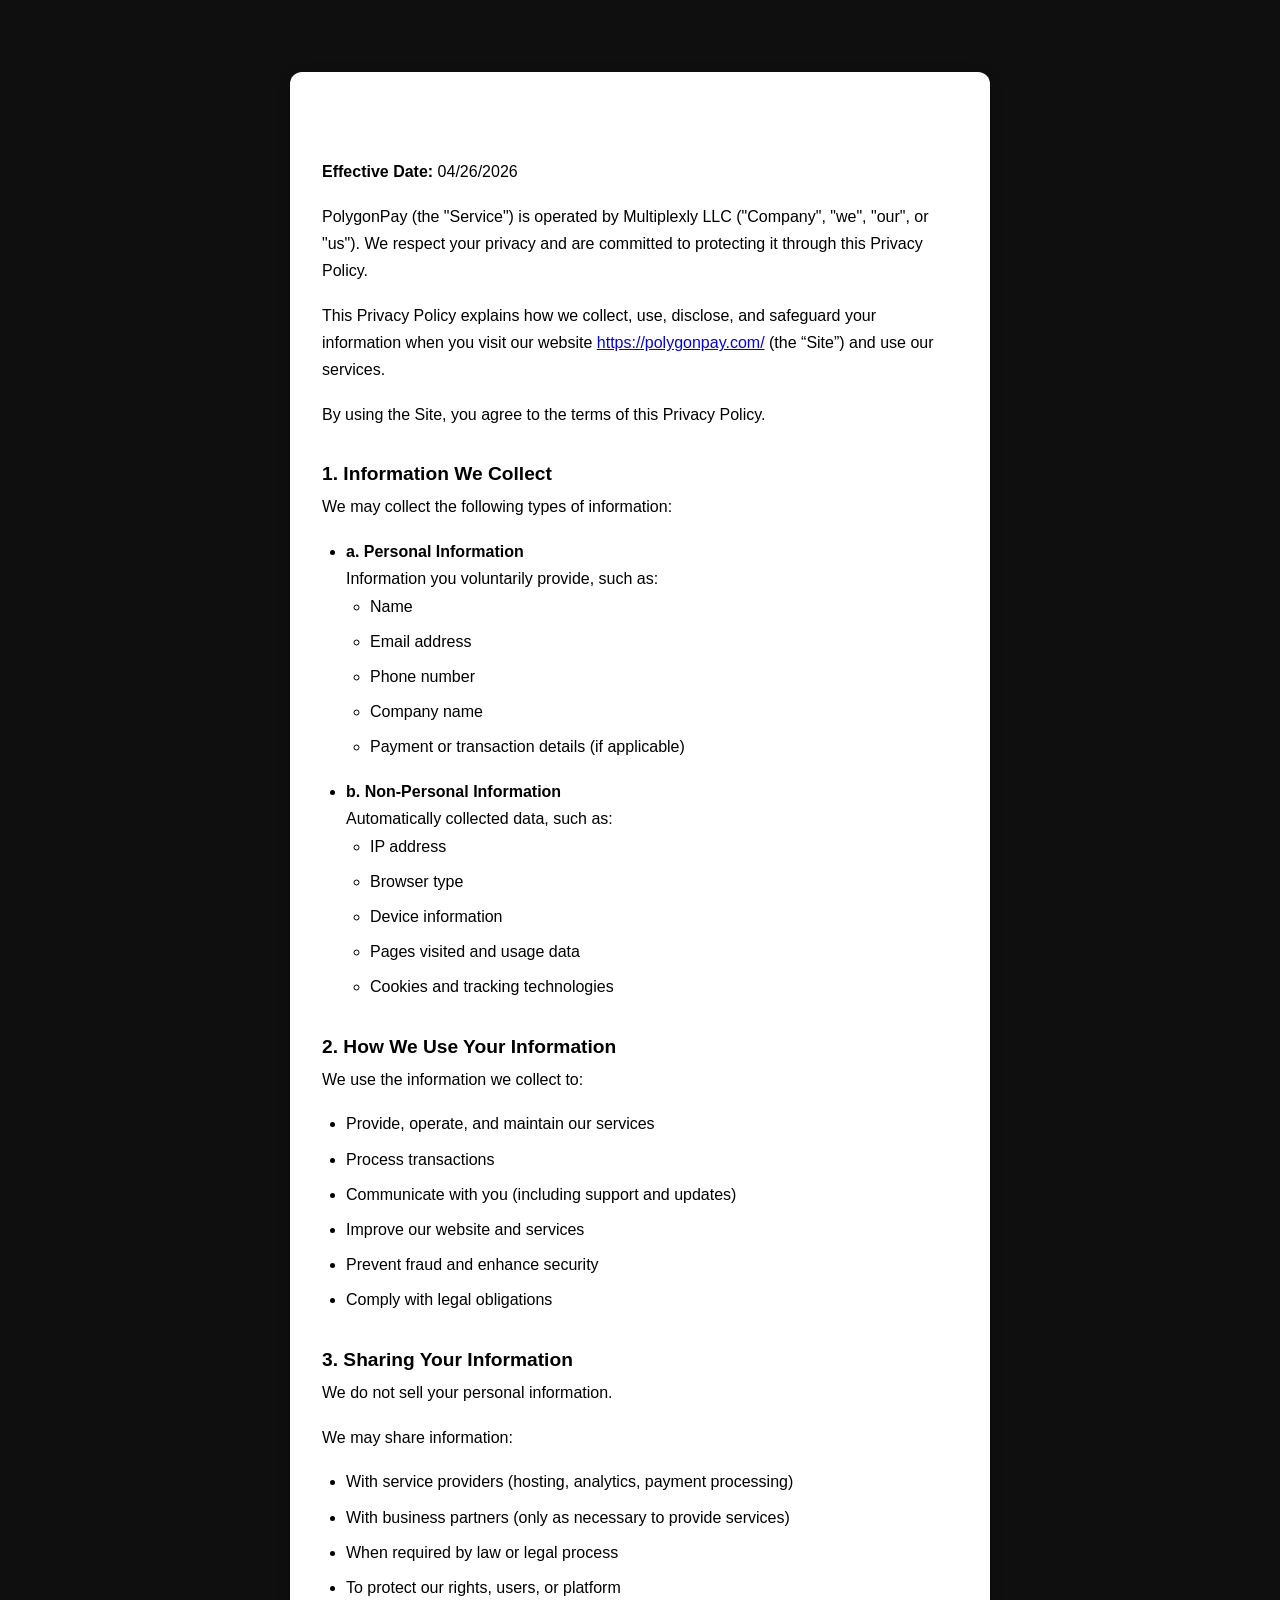
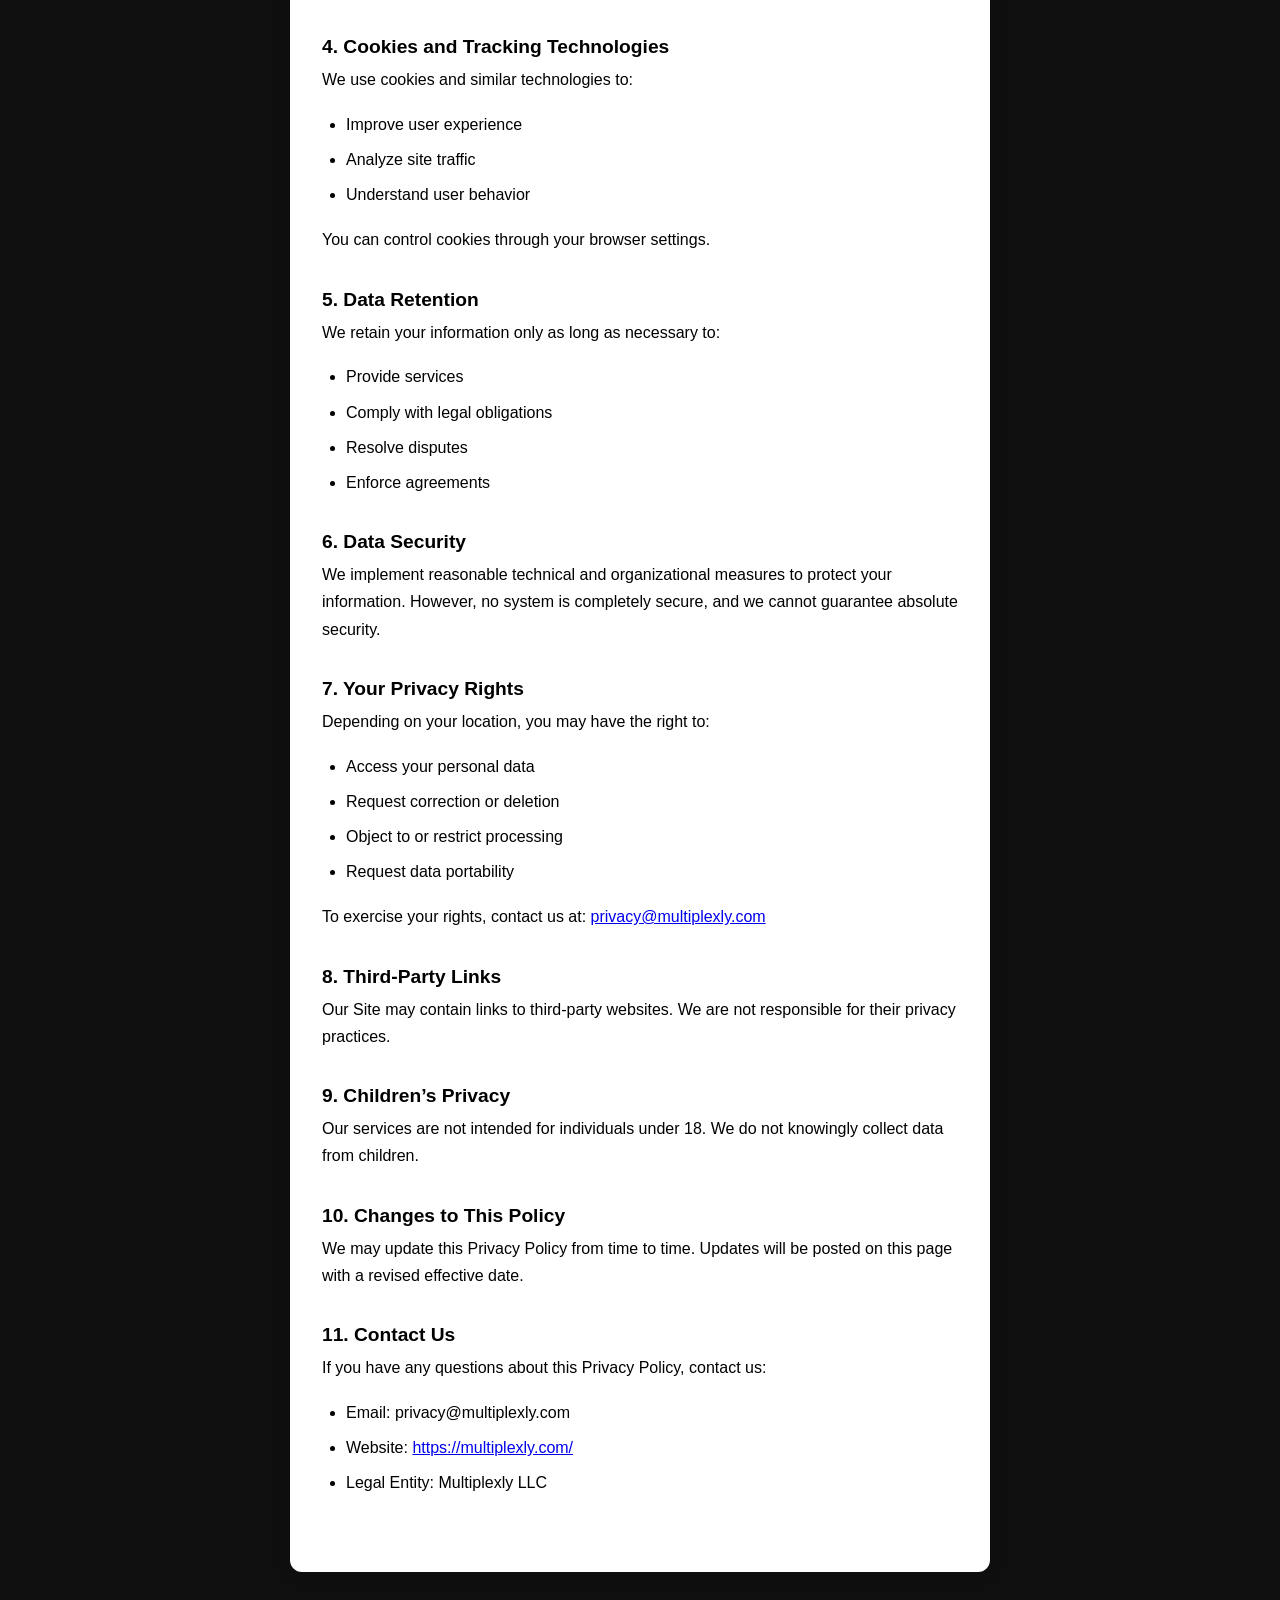
<file: public/privacy-policy.html>
<!DOCTYPE html>
<html lang="en">
<head>
  <meta charset="UTF-8">
  <meta name="viewport" content="width=device-width, initial-scale=1.0">
  <title>Privacy Policy — PolygonPay</title>
  <meta name="description" content="Privacy Policy for PolygonPay, a non-custodial Ethereum and Polygon wallet generator by Multiplexly LLC.">
  <link rel="stylesheet" href="styles.css">
  <style>
    .privacy-container { max-width: 700px; margin: 2.5rem auto; background: #fff; border-radius: 12px; box-shadow: 0 2px 16px #0001; padding: 2.5rem 2rem; color: #000; }
    .privacy-container h1 { font-size: 2.1rem; margin-bottom: 0.5rem; }
    .privacy-container h2 { font-size: 1.2rem; margin-top: 2rem; margin-bottom: 0.5rem; }
    .privacy-container p, .privacy-container ul { font-size: 1rem; line-height: 1.7; margin-bottom: 1.1rem; }
    .privacy-container ul { padding-left: 1.5rem; }
    .privacy-container li { margin-bottom: 0.5rem; }
    .privacy-section { margin-bottom: 2.2rem; }
    @media (max-width: 600px) { .privacy-container { padding: 1.2rem 0.5rem; } }
  </style>
</head>
<body>
  <div class="privacy-container">
    <h1>Privacy Policy</h1>
    <p><strong>Effective Date:</strong> 04/26/2026</p>
    <div class="privacy-section">
      <p>PolygonPay (the "Service") is operated by Multiplexly LLC ("Company", "we", "our", or "us"). We respect your privacy and are committed to protecting it through this Privacy Policy.</p>
      <p>This Privacy Policy explains how we collect, use, disclose, and safeguard your information when you visit our website <a href="https://polygonpay.com/" target="_blank" rel="noopener">https://polygonpay.com/</a> (the “Site”) and use our services.</p>
      <p>By using the Site, you agree to the terms of this Privacy Policy.</p>
    </div>
    <div class="privacy-section">
      <h2>1. Information We Collect</h2>
      <p>We may collect the following types of information:</p>
      <ul>
        <li><strong>a. Personal Information</strong><br>
          Information you voluntarily provide, such as:
          <ul>
            <li>Name</li>
            <li>Email address</li>
            <li>Phone number</li>
            <li>Company name</li>
            <li>Payment or transaction details (if applicable)</li>
          </ul>
        </li>
        <li><strong>b. Non-Personal Information</strong><br>
          Automatically collected data, such as:
          <ul>
            <li>IP address</li>
            <li>Browser type</li>
            <li>Device information</li>
            <li>Pages visited and usage data</li>
            <li>Cookies and tracking technologies</li>
          </ul>
        </li>
      </ul>
    </div>
    <div class="privacy-section">
      <h2>2. How We Use Your Information</h2>
      <p>We use the information we collect to:</p>
      <ul>
        <li>Provide, operate, and maintain our services</li>
        <li>Process transactions</li>
        <li>Communicate with you (including support and updates)</li>
        <li>Improve our website and services</li>
        <li>Prevent fraud and enhance security</li>
        <li>Comply with legal obligations</li>
      </ul>
    </div>
    <div class="privacy-section">
      <h2>3. Sharing Your Information</h2>
      <p>We do not sell your personal information.</p>
      <p>We may share information:</p>
      <ul>
        <li>With service providers (hosting, analytics, payment processing)</li>
        <li>With business partners (only as necessary to provide services)</li>
        <li>When required by law or legal process</li>
        <li>To protect our rights, users, or platform</li>
      </ul>
    </div>
    <div class="privacy-section">
      <h2>4. Cookies and Tracking Technologies</h2>
      <p>We use cookies and similar technologies to:</p>
      <ul>
        <li>Improve user experience</li>
        <li>Analyze site traffic</li>
        <li>Understand user behavior</li>
      </ul>
      <p>You can control cookies through your browser settings.</p>
    </div>
    <div class="privacy-section">
      <h2>5. Data Retention</h2>
      <p>We retain your information only as long as necessary to:</p>
      <ul>
        <li>Provide services</li>
        <li>Comply with legal obligations</li>
        <li>Resolve disputes</li>
        <li>Enforce agreements</li>
      </ul>
    </div>
    <div class="privacy-section">
      <h2>6. Data Security</h2>
      <p>We implement reasonable technical and organizational measures to protect your information. However, no system is completely secure, and we cannot guarantee absolute security.</p>
    </div>
    <div class="privacy-section">
      <h2>7. Your Privacy Rights</h2>
      <p>Depending on your location, you may have the right to:</p>
      <ul>
        <li>Access your personal data</li>
        <li>Request correction or deletion</li>
        <li>Object to or restrict processing</li>
        <li>Request data portability</li>
      </ul>
      <p>To exercise your rights, contact us at: <a href="mailto:privacy@multiplexly.com">privacy@multiplexly.com</a></p>
    </div>
    <div class="privacy-section">
      <h2>8. Third-Party Links</h2>
      <p>Our Site may contain links to third-party websites. We are not responsible for their privacy practices.</p>
    </div>
    <div class="privacy-section">
      <h2>9. Children’s Privacy</h2>
      <p>Our services are not intended for individuals under 18. We do not knowingly collect data from children.</p>
    </div>
    <div class="privacy-section">
      <h2>10. Changes to This Policy</h2>
      <p>We may update this Privacy Policy from time to time. Updates will be posted on this page with a revised effective date.</p>
    </div>
    <div class="privacy-section">
      <h2>11. Contact Us</h2>
      <p>If you have any questions about this Privacy Policy, contact us:</p>
      <ul>
        <li>Email: <a href="mailto:privacy@multiplexly.com"></a>privacy@multiplexly.com</a></li>
        <li>Website: <a href="https://multiplexly.com/" target="_blank" rel="noopener">https://multiplexly.com/</a></li>
        <li>Legal Entity: Multiplexly LLC</li>
      </ul>
    </div>
  </div>
</body>
</html>
</file>
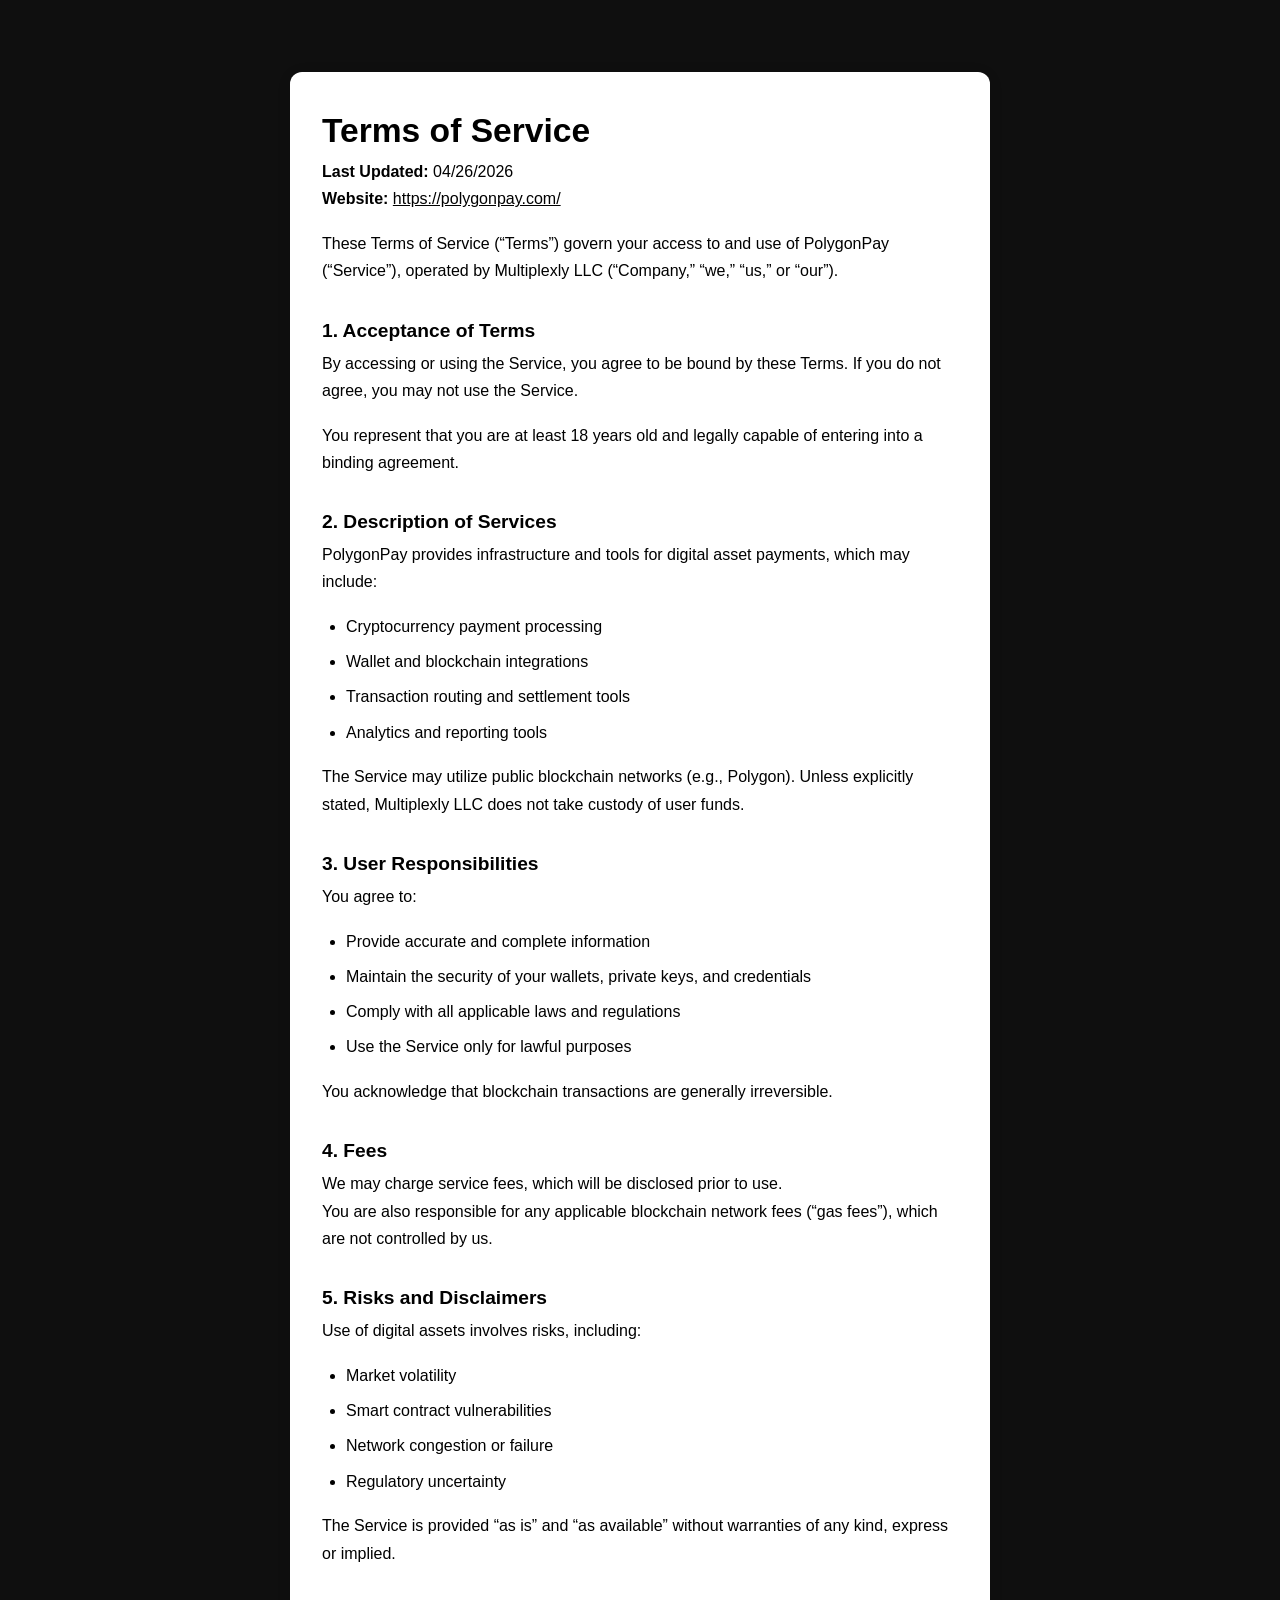
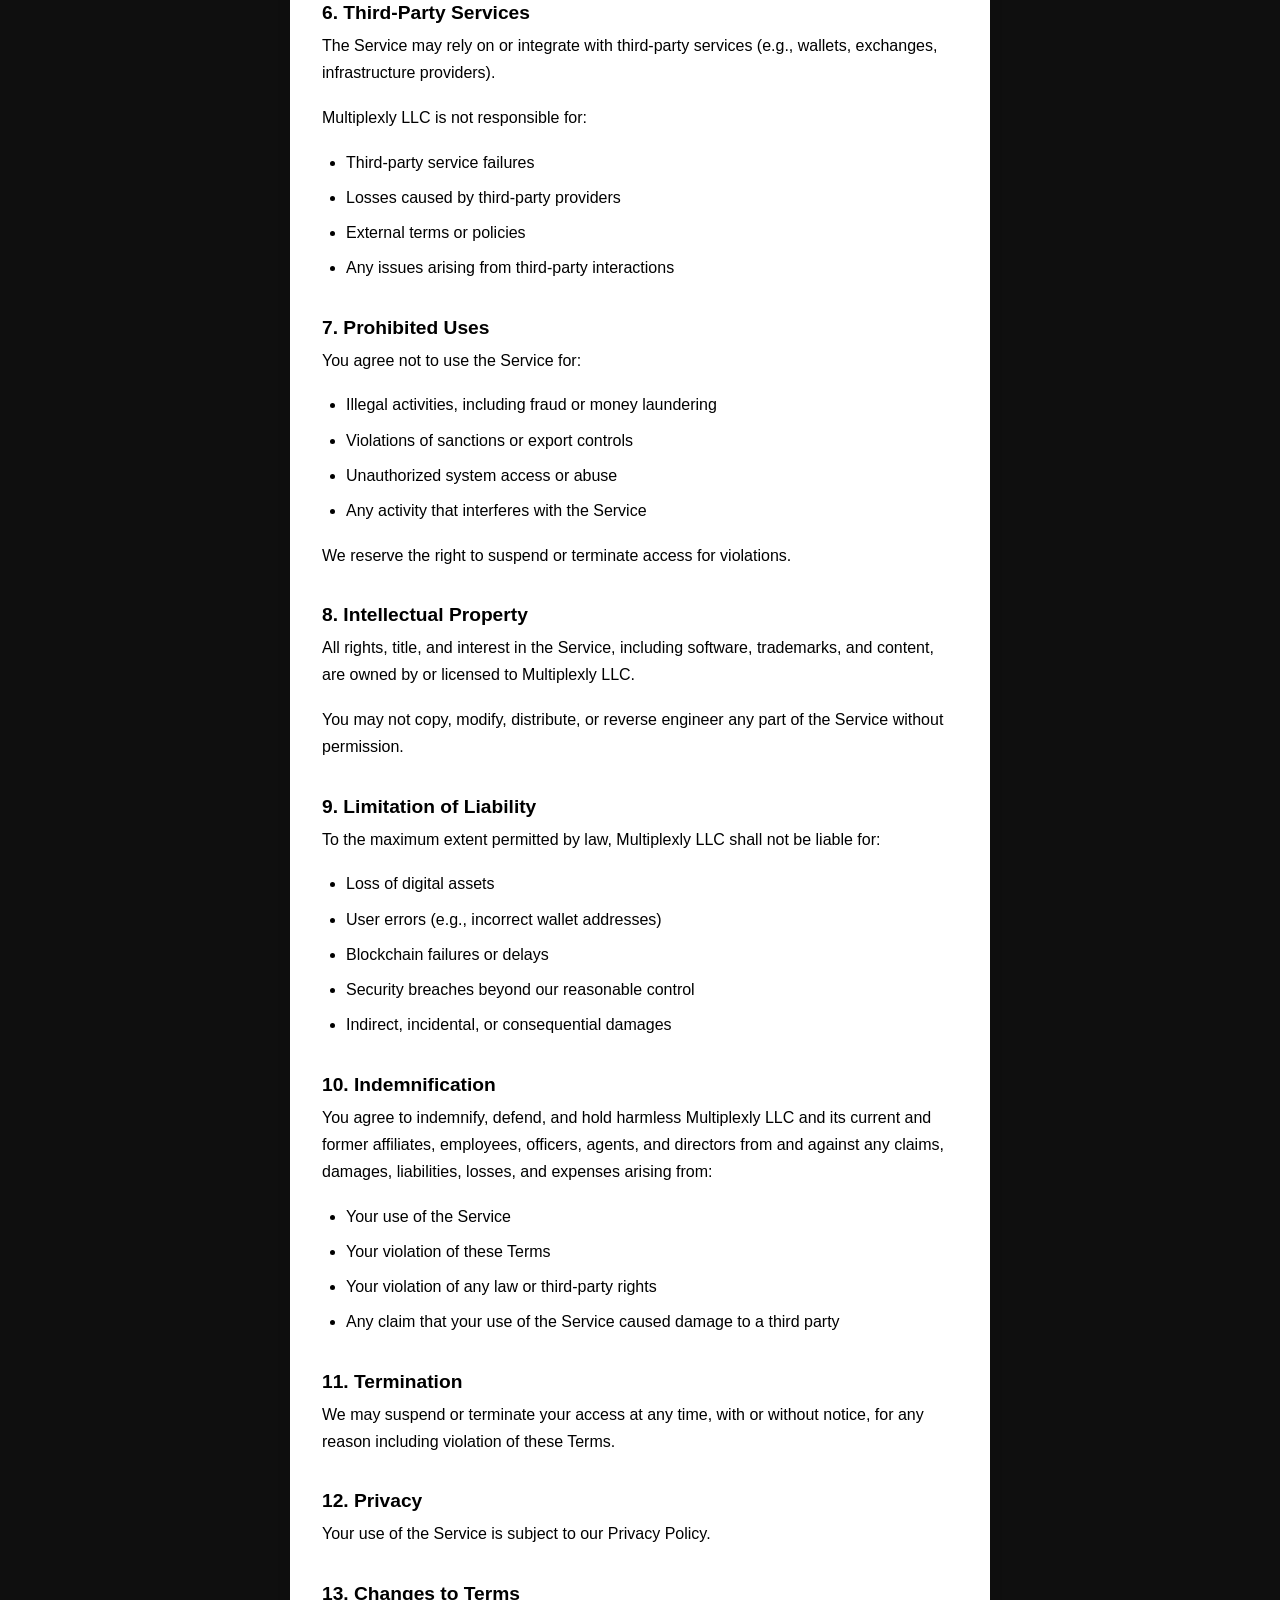
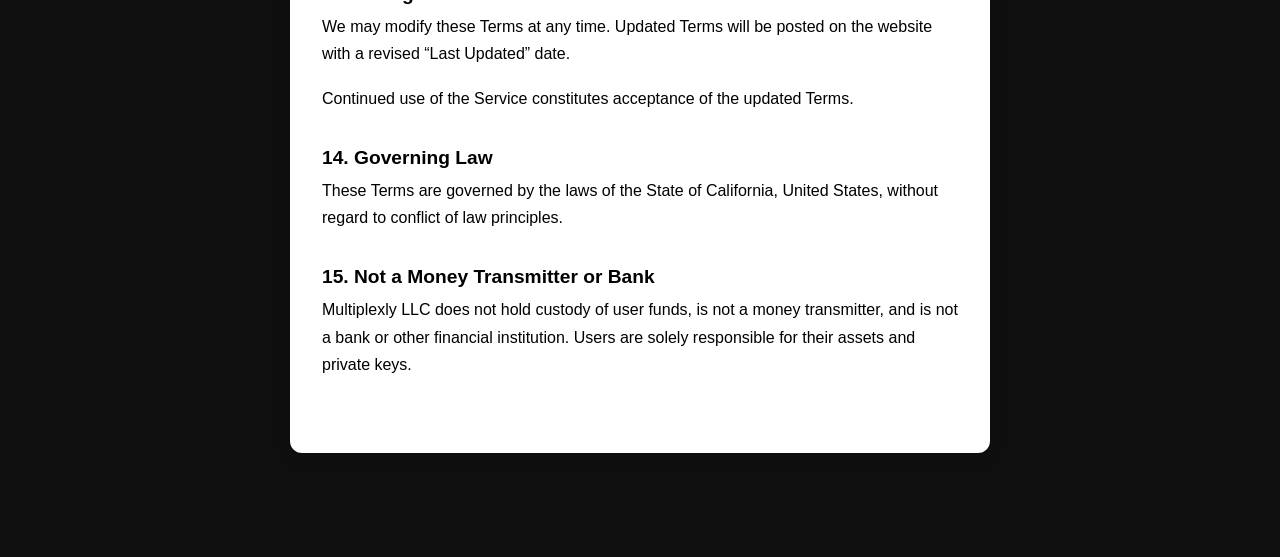
<file: public/terms-of-service.html>
<!DOCTYPE html>
<html lang="en">
<head>
  <meta charset="UTF-8">
  <meta name="viewport" content="width=device-width, initial-scale=1.0">
  <title>Terms of Service — PolygonPay</title>
  <meta name="description" content="Terms of Service for PolygonPay, a non-custodial Ethereum and Polygon wallet generator by Multiplexly LLC.">
  <link rel="stylesheet" href="styles.css">
  <style>
    .terms-container { max-width: 700px; margin: 2.5rem auto; background: #fff; border-radius: 12px; box-shadow: 0 2px 16px #0001; padding: 2.5rem 2rem; color: #000; }
    .terms-container h1, .terms-container h2, .terms-container p, .terms-container ul, .terms-container li, .terms-container a { color: #000 !important; }
    .terms-container h1 { font-size: 2.1rem; margin-bottom: 0.5rem; }
    .terms-container h2 { font-size: 1.2rem; margin-top: 2rem; margin-bottom: 0.5rem; }
    .terms-container p, .terms-container ul { font-size: 1rem; line-height: 1.7; margin-bottom: 1.1rem; }
    .terms-container ul { padding-left: 1.5rem; }
    .terms-container li { margin-bottom: 0.5rem; }
    .terms-section { margin-bottom: 2.2rem; }
    @media (max-width: 600px) { .terms-container { padding: 1.2rem 0.5rem; } }
  </style>
</head>
<body>
  <div class="terms-container">
    <h1>Terms of Service</h1>
    <p><strong>Last Updated:</strong> 04/26/2026<br>
    <strong>Website:</strong> <a href="https://polygonpay.com/" target="_blank" rel="noopener">https://polygonpay.com/</a></p>
    <div class="terms-section">
      <p>These Terms of Service (“Terms”) govern your access to and use of PolygonPay (“Service”), operated by Multiplexly LLC (“Company,” “we,” “us,” or “our”).</p>
    </div>
    <div class="terms-section">
      <h2>1. Acceptance of Terms</h2>
      <p>By accessing or using the Service, you agree to be bound by these Terms. If you do not agree, you may not use the Service.</p>
      <p>You represent that you are at least 18 years old and legally capable of entering into a binding agreement.</p>
    </div>
    <div class="terms-section">
      <h2>2. Description of Services</h2>
      <p>PolygonPay provides infrastructure and tools for digital asset payments, which may include:</p>
      <ul>
        <li>Cryptocurrency payment processing</li>
        <li>Wallet and blockchain integrations</li>
        <li>Transaction routing and settlement tools</li>
        <li>Analytics and reporting tools</li>
      </ul>
      <p>The Service may utilize public blockchain networks (e.g., Polygon). Unless explicitly stated, Multiplexly LLC does not take custody of user funds.</p>
    </div>
    <div class="terms-section">
      <h2>3. User Responsibilities</h2>
      <p>You agree to:</p>
      <ul>
        <li>Provide accurate and complete information</li>
        <li>Maintain the security of your wallets, private keys, and credentials</li>
        <li>Comply with all applicable laws and regulations</li>
        <li>Use the Service only for lawful purposes</li>
      </ul>
      <p>You acknowledge that blockchain transactions are generally irreversible.</p>
    </div>
    <div class="terms-section">
      <h2>4. Fees</h2>
      <p>We may charge service fees, which will be disclosed prior to use.<br>
      You are also responsible for any applicable blockchain network fees (“gas fees”), which are not controlled by us.</p>
    </div>
    <div class="terms-section">
      <h2>5. Risks and Disclaimers</h2>
      <p>Use of digital assets involves risks, including:</p>
      <ul>
        <li>Market volatility</li>
        <li>Smart contract vulnerabilities</li>
        <li>Network congestion or failure</li>
        <li>Regulatory uncertainty</li>
      </ul>
      <p>The Service is provided “as is” and “as available” without warranties of any kind, express or implied.</p>
    </div>
    <div class="terms-section">
      <h2>6. Third-Party Services</h2>
      <p>The Service may rely on or integrate with third-party services (e.g., wallets, exchanges, infrastructure providers).</p>
      <p>Multiplexly LLC is not responsible for:</p>
      <ul>
        <li>Third-party service failures</li>
        <li>Losses caused by third-party providers</li>
        <li>External terms or policies</li>
        <li>Any issues arising from third-party interactions</li>
      </ul>
    </div>
    <div class="terms-section">
      <h2>7. Prohibited Uses</h2>
      <p>You agree not to use the Service for:</p>
      <ul>
        <li>Illegal activities, including fraud or money laundering</li>
        <li>Violations of sanctions or export controls</li>
        <li>Unauthorized system access or abuse</li>
        <li>Any activity that interferes with the Service</li>
      </ul>
      <p>We reserve the right to suspend or terminate access for violations.</p>
    </div>
    <div class="terms-section">
      <h2>8. Intellectual Property</h2>
      <p>All rights, title, and interest in the Service, including software, trademarks, and content, are owned by or licensed to Multiplexly LLC.</p>
      <p>You may not copy, modify, distribute, or reverse engineer any part of the Service without permission.</p>
    </div>
    <div class="terms-section">
      <h2>9. Limitation of Liability</h2>
      <p>To the maximum extent permitted by law, Multiplexly LLC shall not be liable for:</p>
      <ul>
        <li>Loss of digital assets</li>
        <li>User errors (e.g., incorrect wallet addresses)</li>
        <li>Blockchain failures or delays</li>
        <li>Security breaches beyond our reasonable control</li>
        <li>Indirect, incidental, or consequential damages</li>
      </ul>
    </div>
    <div class="terms-section">
      <h2>10. Indemnification</h2>
      <p>You agree to indemnify, defend, and hold harmless Multiplexly LLC and its current and former affiliates, employees, officers, agents, and directors from and against any claims, damages, liabilities, losses, and expenses arising from:</p>
      <ul>
        <li>Your use of the Service</li>
        <li>Your violation of these Terms</li>
        <li>Your violation of any law or third-party rights</li>
        <li>Any claim that your use of the Service caused damage to a third party</li>
      </ul>
    </div>
    <div class="terms-section">
      <h2>11. Termination</h2>
      <p>We may suspend or terminate your access at any time, with or without notice, for any reason including violation of these Terms.</p>
    </div>
    <div class="terms-section">
      <h2>12. Privacy</h2>
      <p>Your use of the Service is subject to our Privacy Policy.</p>
    </div>
    <div class="terms-section">
      <h2>13. Changes to Terms</h2>
      <p>We may modify these Terms at any time. Updated Terms will be posted on the website with a revised “Last Updated” date.</p>
      <p>Continued use of the Service constitutes acceptance of the updated Terms.</p>
    </div>
    <div class="terms-section">
      <h2>14. Governing Law</h2>
      <p>These Terms are governed by the laws of the State of California, United States, without regard to conflict of law principles.</p>
    </div>
    <div class="terms-section">
      <h2>15. Not a Money Transmitter or Bank</h2>
      <p>Multiplexly LLC does not hold custody of user funds, is not a money transmitter, and is not a bank or other financial institution. Users are solely responsible for their assets and private keys.</p>
    </div>
  </div>
</body>
</html>
</file>
<file: public/styles.css>
* {
        box-sizing: border-box;
        margin: 0;
        padding: 0;
    }


    body {
        font-family: 'Segoe UI', sans-serif;
        background: #0f0f0f;
        color: #e0e0e0;
        display: flex;
        flex-direction: column;
        justify-content: center;
        align-items: center;
        min-height: 100vh;
        padding: 2rem 1rem 4rem;
    }



    .card {
        background: #1a1a1a;
        border: 1px solid #2a2a2a;
        border-radius: 12px;
        padding: 2.5rem 2rem;
        width: 100%;
        max-width: 560px;
    }

    h1 {
        font-size: 1.4rem;
        margin-bottom: 0.4rem;
        color: #fff;
    }

    p.subtitle {
        font-size: 0.85rem;
        color: #888;
    }

    p.disclaimer {
        margin-top: 1.5rem;
        margin-bottom: 1.5rem;
        padding: 0.75rem 1rem;
        background: #2a1a00;
        border: 1px solid #7a4800;
        border-radius: 6px;
        font-size: 0.8rem;
        color: #f0a040;
    }

    button {
        width: 100%;
        padding: 0.75rem;
        background: #7b3fe4;
        color: #fff;
        border: none;
        border-radius: 8px;
        font-size: 1rem;
        cursor: pointer;
        transition: background 0.2s;
    }

    button:hover {
        background: #6530c2;
    }

    button:disabled {
        background: #444;
        cursor: not-allowed;
    }

    .result {
        margin-top: 1.5rem;
        display: none;
    }

    .field {
        margin-bottom: 1.2rem;
    }

    label {
        display: block;
        font-size: 0.75rem;
        text-transform: uppercase;
        letter-spacing: 0.08em;
        color: #888;
        margin-bottom: 0.4rem;
    }

    .value {
        background: #111;
        border: 1px solid #2a2a2a;
        border-radius: 6px;
        padding: 0.6rem 0.8rem;
        font-family: monospace;
        font-size: 0.82rem;
        word-break: break-all;
        overflow-wrap: break-word;
        white-space: normal;
        color: #c9b8ff;
        cursor: pointer;
        position: relative;
        transition: border-color 0.2s;
    }

    .value:hover {
        border-color: #7b3fe4;
    }

    .copy-hint {
        font-size: 0.7rem;
        color: #555;
        margin-top: 0.25rem;
    }

    .warning {
        margin-top: 1.5rem;
        padding: 0.75rem 1rem;
        background: #2a1a00;
        border: 1px solid #7a4800;
        border-radius: 6px;
        font-size: 0.8rem;
        color: #f0a040;
    }

    .error {
        margin-top: 1rem;
        color: #f06060;
        font-size: 0.85rem;
        display: none;
    }

    .btn-download {
        background: #1e3a2f;
        border: 1px solid #2e6b4f;
        color: #4caf87;
    }

    .btn-download:hover {
        background: #1a4d3a;
    }

    .btn-import {
        background: #1a2a3a;
        border: 1px solid #2e5080;
        color: #5aabf0;
    }

    .btn-import:hover {
        background: #1a3550;
    }

    .btn-row {
        display: flex;
        gap: 0.6rem;
        margin-top: 0.6rem;
    }

    .btn-row button {
        flex: 1;
        width: auto;
    }

    .import-section {
        margin-top: 1.5rem;
        border-top: 1px solid #2a2a2a;
        padding-top: 1.5rem;
    }

    .import-label {
        font-size: 0.8rem;
        color: #888;
        margin-bottom: 0.6rem;
    }

    .wallets-section {
        margin-top: 1.5rem;
        border-top: 1px solid #2a2a2a;
        padding-top: 1.5rem;
    }

    .wallets-header {
        display: flex;
        justify-content: space-between;
        align-items: center;
        font-size: 0.75rem;
        text-transform: uppercase;
        letter-spacing: 0.08em;
        color: #888;
        margin-bottom: 0.6rem;
    }

    .wallets-count {
        text-transform: none;
        letter-spacing: normal;
        color: #555;
    }

    .wallets-list {
        list-style: none;
        display: flex;
        flex-direction: column;
        gap: 0.4rem;
        max-height: 220px;
        overflow-y: auto;
    }

    .wallet-entry {
        display: flex;
        justify-content: space-between;
        align-items: center;
        background: #111;
        border: 1px solid #2a2a2a;
        border-radius: 6px;
        padding: 0.45rem 0.7rem;
        gap: 0.5rem;
    }

    .wallet-entry-info {
        display: flex;
        flex-direction: column;
        gap: 0.1rem;
        min-width: 0;
    }

    .wallet-entry-addr {
        font-family: monospace;
        font-size: 0.8rem;
        color: #c9b8ff;
    }

    .wallet-entry-date {
        font-size: 0.68rem;
        color: #555;
    }

    .wallet-entry-actions {
        display: flex;
        gap: 0.35rem;
        flex-shrink: 0;
    }

    .btn-sm {
        width: auto;
        padding: 0.25rem 0.55rem;
        font-size: 0.72rem;
        border-radius: 5px;
    }

    .btn-load-wallet {
        background: #1a2a3a;
        border: 1px solid #2e5080;
        color: #5aabf0;
    }

    .btn-load-wallet:hover {
        background: #1a3550;
    }

    .btn-delete-wallet {
        background: #2a1a1a;
        border: 1px solid #6a2a2a;
        color: #f06060;
    }

    .btn-delete-wallet:hover {
        background: #3a1a1a;
    }

    .faq-card {
        background: #1a1a1a;
        border: 1px solid #2a2a2a;
        border-radius: 12px;
        padding: 2rem;
        width: 100%;
        max-width: 560px;
        margin-top: 3rem;
    }

    .faq-heading {
        font-size: 1rem;
        color: #fff;
        margin-bottom: 1rem;
        text-transform: uppercase;
        letter-spacing: 0.08em;
    }

    .faq-item {
        border-top: 1px solid #2a2a2a;
    }

    .faq-item:last-child {
        border-bottom: 1px solid #2a2a2a;
    }

    .faq-question {
        cursor: pointer;
        padding: 0.75rem 0;
        font-size: 0.88rem;
        color: #c9b8ff;
        list-style: none;
        display: flex;
        justify-content: space-between;
        align-items: center;
        user-select: none;
    }

    .faq-question::-webkit-details-marker {
        display: none;
    }

    .faq-question::after {
        content: '+';
        font-size: 1.1rem;
        color: #555;
        flex-shrink: 0;
        margin-left: 0.75rem;
        transition: transform 0.2s;
    }

    details[open] .faq-question::after {
        content: '−';
    }

    .faq-answer {
        font-size: 0.82rem;
        color: #aaa;
        padding: 0 0 0.85rem 0;
        line-height: 1.6;
    }

    .site-footer {
        position: fixed;
        bottom: 0;
        left: 0;
        width: 100%;
        padding: 0.75rem 1rem;
        background: #0f0f0f;
        border-top: 1px solid #2a2a2a;
        display: flex;
        flex-direction: row;
        align-items: center;
        justify-content: center;
        gap: 1.25rem;
        flex-wrap: wrap;
        font-size: 0.78rem;
        color: #ffffff;
        text-align: center;
        z-index: 100;
    }

    .footer-links {
        display: flex;
        gap: 1.25rem;
        flex-wrap: wrap;
        justify-content: center;
    }

    .footer-links a {
        color: #fff;
        text-decoration: none;
        transition: color 0.2s;
    }

    .footer-links a:hover {
        color: #c9b8ff;
    }

    .balance-section {
        margin-top: 1.25rem;
        border-top: 1px solid #2a2a2a;
        padding-top: 1rem;
    }

    .network-switcher {
        display: flex;
        border-radius: 8px;
        overflow: hidden;
        border: 1px solid #2a2a2a;
        margin-bottom: 0.85rem;
    }

    .btn-network {
        flex: 1;
        width: auto;
        padding: 0.45rem 0;
        border-radius: 0;
        border: none;
        background: #111;
        color: #888;
        font-size: 0.8rem;
        cursor: pointer;
        transition: background 0.15s, color 0.15s;
    }

    .btn-network + .btn-network {
        border-left: 1px solid #2a2a2a;
    }

    .btn-network.active {
        background: #7b3fe4;
        color: #fff;
    }

    .btn-network:hover:not(.active) {
        background: #1e1e1e;
        color: #ccc;
    }

    .token-switcher {
        display: flex;
        border-radius: 8px;
        overflow: hidden;
        border: 1px solid #2a2a2a;
        margin-bottom: 0.85rem;
    }

    .btn-token {
        flex: 1;
        width: auto;
        padding: 0.4rem 0;
        border-radius: 0;
        border: none;
        background: #111;
        color: #888;
        font-size: 0.78rem;
        cursor: pointer;
        transition: background 0.15s, color 0.15s;
    }

    .btn-token + .btn-token {
        border-left: 1px solid #2a2a2a;
    }

    .btn-token.active {
        background: #2a1f4a;
        color: #c9b8ff;
    }

    .btn-token:hover:not(.active) {
        background: #1e1e1e;
        color: #ccc;
    }

    .balance-row {
        display: flex;
        justify-content: space-between;
        align-items: center;
        font-size: 0.82rem;
    }

    .balance-label {
        color: #888;
        text-transform: uppercase;
        letter-spacing: 0.08em;
        font-size: 0.75rem;
    }

    .balance-value {
        font-family: monospace;
        color: #4caf87;
        font-size: 0.9rem;
    }

    .send-section {
        margin-top: 1.25rem;
        border-top: 1px solid #2a2a2a;
        padding-top: 1rem;
    }

    .send-heading {
        font-size: 0.75rem;
        text-transform: uppercase;
        letter-spacing: 0.08em;
        color: #888;
        margin-bottom: 0.75rem;
    }

    .send-input {
        width: 100%;
        background: #111;
        border: 1px solid #2a2a2a;
        border-radius: 6px;
        padding: 0.55rem 0.8rem;
        font-family: monospace;
        font-size: 0.82rem;
        color: #e0e0e0;
        outline: none;
        transition: border-color 0.2s;
    }

    .send-input:focus {
        border-color: #7b3fe4;
    }

    .btn-send {
        margin-top: 0.75rem;
        background: #7b3fe4;
        color: #fff;
        border: none;
    }

    .btn-send:hover {
        background: #6530c2;
    }

    .btn-buy {
        margin-top: 0.6rem;
        background: #1a3520;
        border: 1px solid #2e6b3a;
        color: #4cdf80;
    }

    .btn-buy:hover {
        background: #1e4528;
    }

    .btn-sell {
        margin-top: 0.6rem;
        background: #351a1a;
        border: 1px solid #6b2e2e;
        color: #ff6f6f;
        width: 100%;
        border-radius: 8px;
        font-size: 1rem;
        transition: background 0.2s;
    }

    .btn-sell:hover {
        background: #451e1e;
    }

    .send-status {
        margin-top: 0.6rem;
        font-size: 0.8rem;
        line-height: 1.5;
        display: block;
    }

    .send-status--error {
        color: #f06060;
    }

    .send-status--ok {
        color: #4caf87;
    }
</file>
